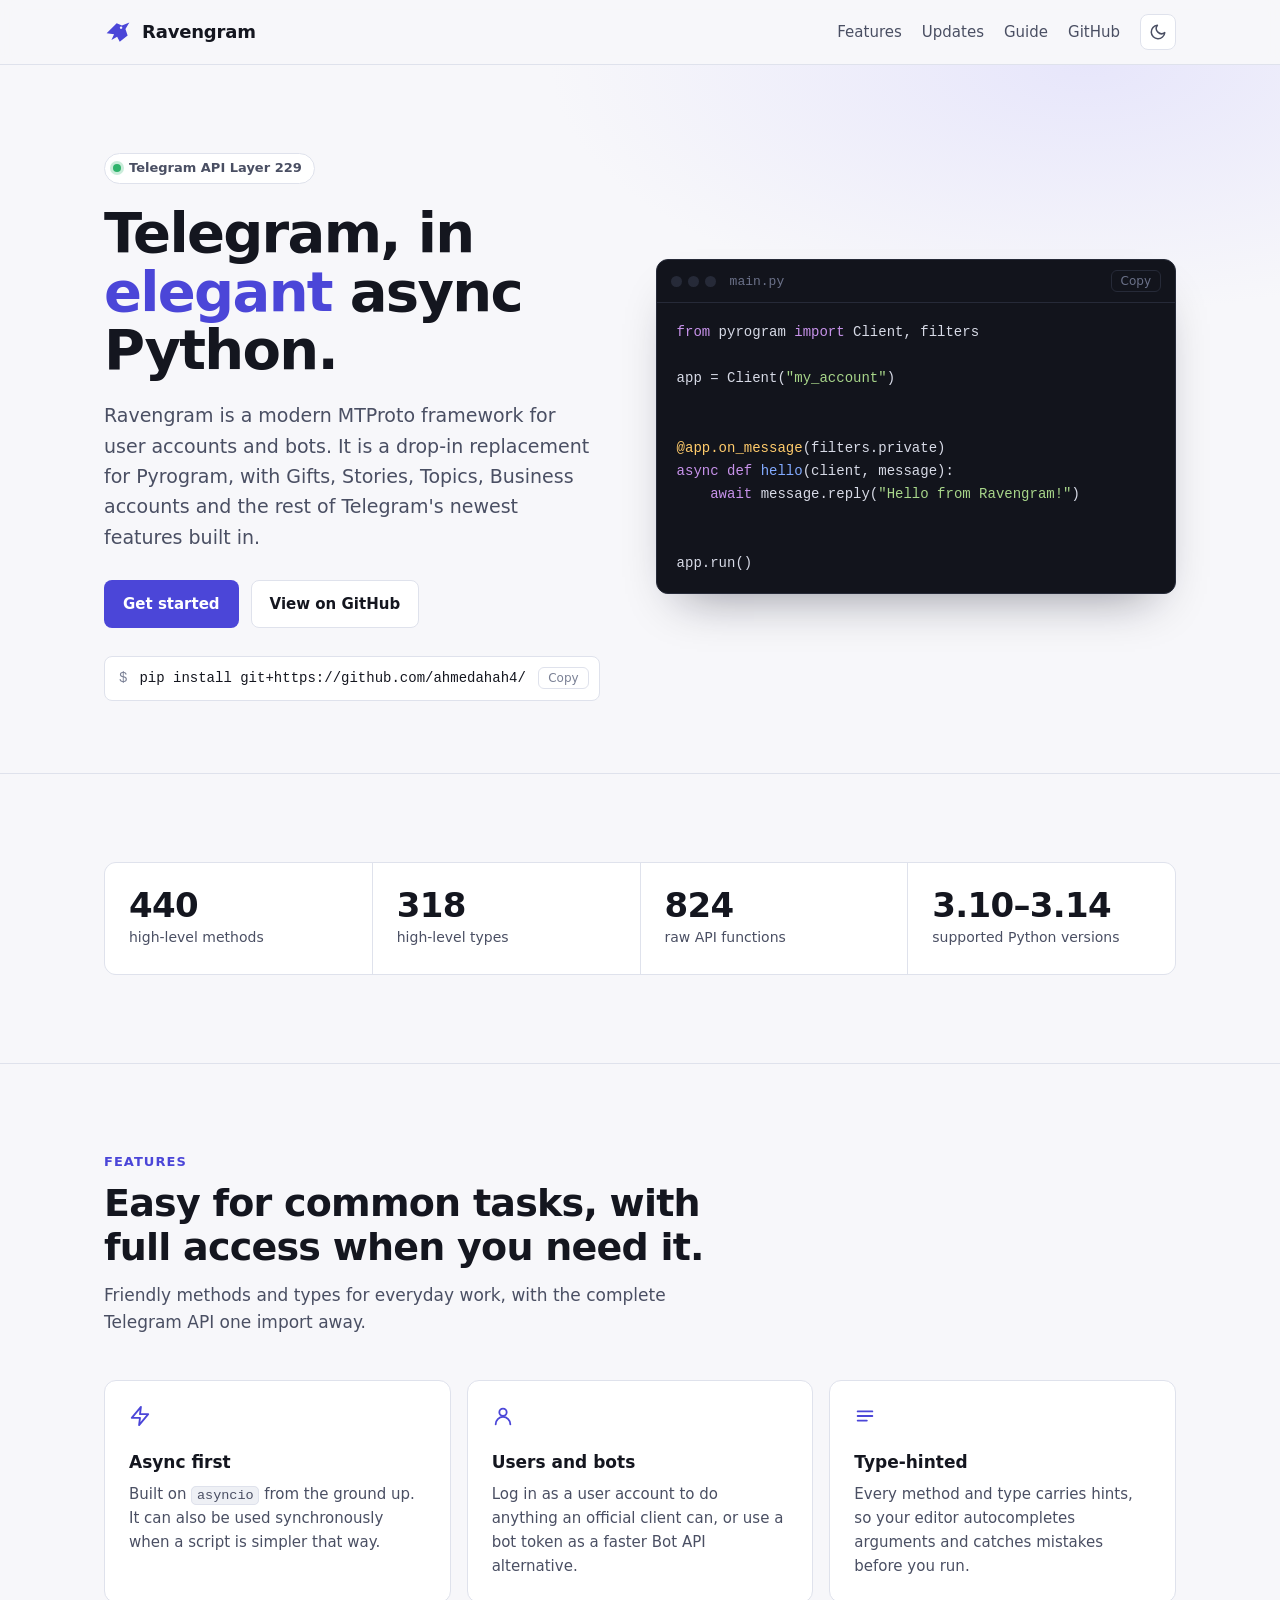
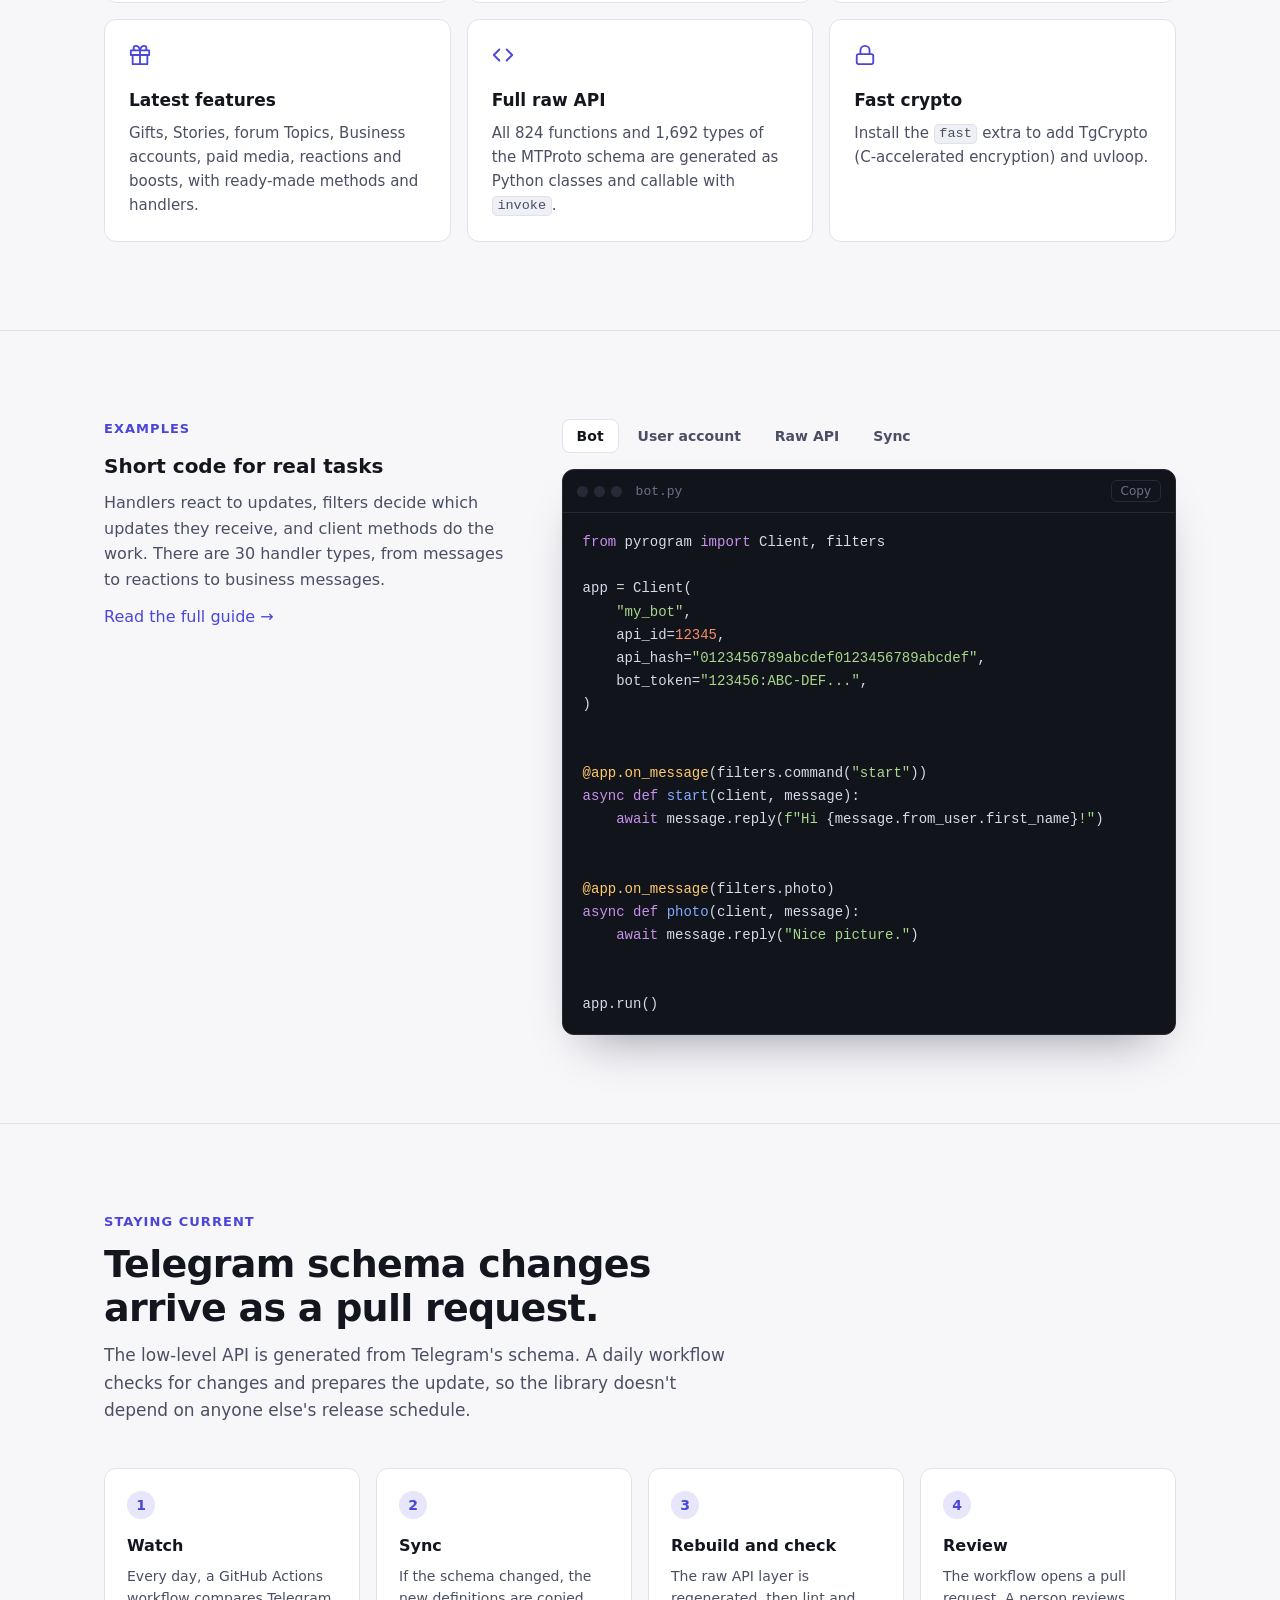
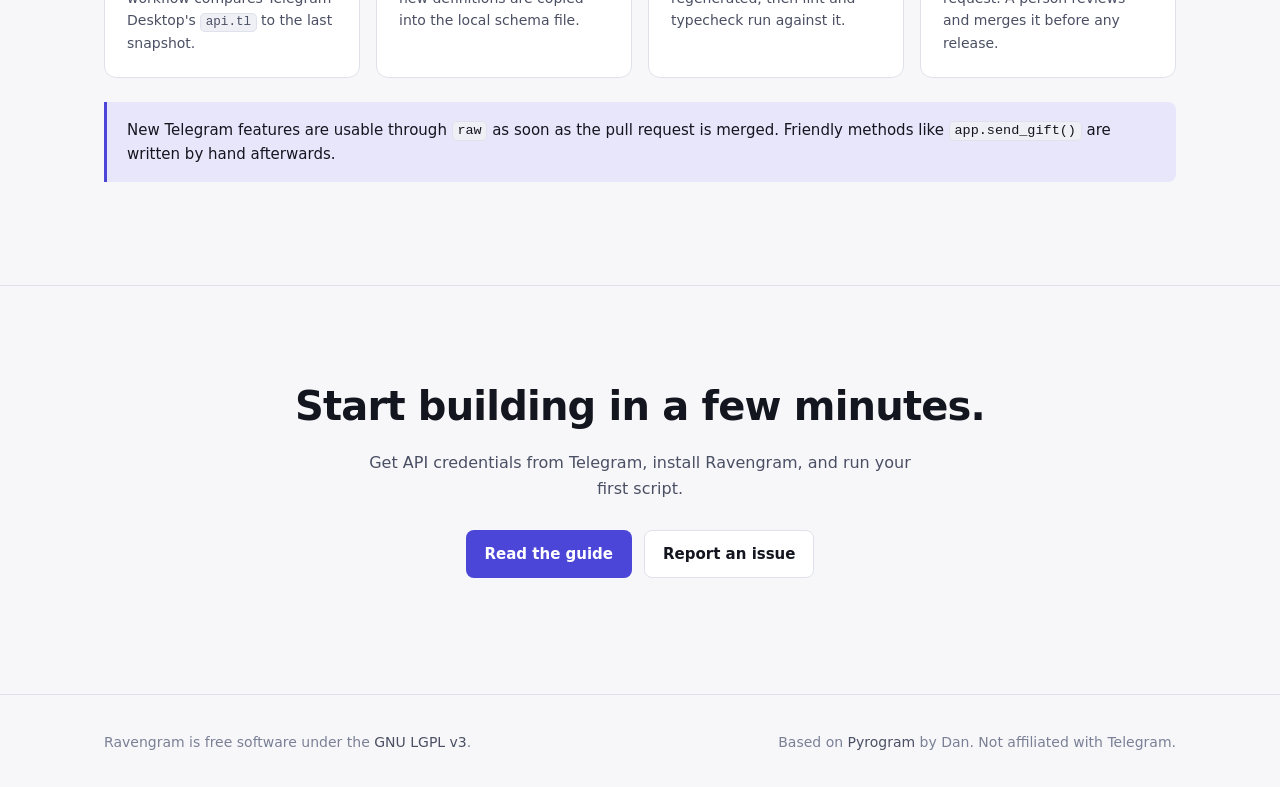
<file: website/index.html>
<!doctype html>
<html lang="en">
<head>
  <meta charset="utf-8">
  <meta name="viewport" content="width=device-width, initial-scale=1">
  <title>Ravengram</title>
  <meta name="description" content="Ravengram is an elegant, modern and asynchronous Telegram MTProto API framework in Python for user accounts and bots.">
  <link rel="icon" href="favicon.svg" type="image/svg+xml">
  <link rel="stylesheet" href="style.css">
  <script>
    try {
      var t = localStorage.getItem("theme");
      if (t === "light" || t === "dark") document.documentElement.dataset.theme = t;
    } catch (e) {}
  </script>
  <script src="site.js" defer></script>
</head>
<body>

<header class="site-header">
  <div class="wrap">
    <a class="brand" href="./">
      <svg viewBox="0 0 32 32" aria-hidden="true"><path fill="currentColor" d="M3 17.5 14.5 6l6 2.5L29 5l-4.5 7.5L27 20l-9 7-3-5.5-6.5 3.5 3-6.5z"/><circle cx="19.5" cy="11" r="1.4" fill="var(--bg)"/></svg>
      Ravengram
    </a>
    <nav class="nav" aria-label="Main">
      <a class="hide-sm" href="#features">Features</a>
      <a class="hide-sm" href="#updates">Updates</a>
      <a href="guide.html">Guide</a>
      <a href="https://github.com/ahmedahah4/ravengram">GitHub</a>
      <button class="icon-btn" type="button" data-theme-toggle aria-label="Toggle dark mode">
        <svg viewBox="0 0 24 24" fill="none" stroke="currentColor" stroke-width="2" stroke-linecap="round" stroke-linejoin="round" aria-hidden="true"><path d="M21 12.8A9 9 0 1 1 11.2 3a7 7 0 0 0 9.8 9.8z"/></svg>
      </button>
    </nav>
  </div>
</header>

<main>

  <div class="hero">
    <div class="wrap">
      <div>
        <div class="eyebrow"><span class="dot"></span>Telegram API Layer 229</div>
        <h1>Telegram, in <em>elegant</em> async Python.</h1>
        <p class="lede">
          Ravengram is a modern MTProto framework for user accounts and bots. It is a drop-in
          replacement for Pyrogram, with Gifts, Stories, Topics, Business accounts and the rest
          of Telegram's newest features built in.
        </p>
        <div class="cta">
          <a class="btn btn-primary" href="guide.html">Get started</a>
          <a class="btn btn-ghost" href="https://github.com/ahmedahah4/ravengram">View on GitHub</a>
        </div>
        <div class="install">
          <span class="prompt">$</span>
          <span class="cmd" id="install-cmd">pip install git+https://github.com/ahmedahah4/ravengram</span>
          <button class="copy" type="button" data-copy="install-cmd">Copy</button>
        </div>
      </div>

      <div class="code">
        <div class="code-bar">
          <span class="lights"><i></i><i></i><i></i></span>
          main.py
          <button class="copy" type="button" data-copy="hero-code">Copy</button>
        </div>
<pre><code id="hero-code"><span class="k">from</span> pyrogram <span class="k">import</span> Client, filters

app = Client(<span class="s">"my_account"</span>)


<span class="d">@app.on_message</span>(filters.private)
<span class="k">async def</span> <span class="f">hello</span>(client, message):
    <span class="k">await</span> message.reply(<span class="s">"Hello from Ravengram!"</span>)


app.run()</code></pre>
      </div>
    </div>
  </div>

  <section>
    <div class="wrap">
      <div class="stats">
        <div class="stat"><b>440</b><span>high-level methods</span></div>
        <div class="stat"><b>318</b><span>high-level types</span></div>
        <div class="stat"><b>824</b><span>raw API functions</span></div>
        <div class="stat"><b>3.10–3.14</b><span>supported Python versions</span></div>
      </div>
    </div>
  </section>

  <section id="features">
    <div class="wrap">
      <div class="section-head">
        <div class="kicker">Features</div>
        <h2>Easy for common tasks, with full access when you need it.</h2>
        <p>Friendly methods and types for everyday work, with the complete Telegram API one import away.</p>
      </div>

      <div class="features">
        <div class="feature">
          <svg viewBox="0 0 24 24" fill="none" stroke="currentColor" stroke-width="2" stroke-linecap="round" stroke-linejoin="round" aria-hidden="true"><path d="M13 2 3 14h9l-1 8 10-12h-9z"/></svg>
          <h3>Async first</h3>
          <p>Built on <code>asyncio</code> from the ground up. It can also be used synchronously when a script is simpler that way.</p>
        </div>
        <div class="feature">
          <svg viewBox="0 0 24 24" fill="none" stroke="currentColor" stroke-width="2" stroke-linecap="round" stroke-linejoin="round" aria-hidden="true"><circle cx="12" cy="8" r="4"/><path d="M4 21a8 8 0 0 1 16 0"/></svg>
          <h3>Users and bots</h3>
          <p>Log in as a user account to do anything an official client can, or use a bot token as a faster Bot API alternative.</p>
        </div>
        <div class="feature">
          <svg viewBox="0 0 24 24" fill="none" stroke="currentColor" stroke-width="2" stroke-linecap="round" stroke-linejoin="round" aria-hidden="true"><path d="M4 7h16M4 12h16M4 17h10"/></svg>
          <h3>Type-hinted</h3>
          <p>Every method and type carries hints, so your editor autocompletes arguments and catches mistakes before you run.</p>
        </div>
        <div class="feature">
          <svg viewBox="0 0 24 24" fill="none" stroke="currentColor" stroke-width="2" stroke-linecap="round" stroke-linejoin="round" aria-hidden="true"><path d="M20 12v10H4V12M2 7h20v5H2zM12 22V7M12 7H7.5a2.5 2.5 0 0 1 0-5C11 2 12 7 12 7zM12 7h4.5a2.5 2.5 0 0 0 0-5C13 2 12 7 12 7z"/></svg>
          <h3>Latest features</h3>
          <p>Gifts, Stories, forum Topics, Business accounts, paid media, reactions and boosts, with ready-made methods and handlers.</p>
        </div>
        <div class="feature">
          <svg viewBox="0 0 24 24" fill="none" stroke="currentColor" stroke-width="2" stroke-linecap="round" stroke-linejoin="round" aria-hidden="true"><path d="m16 18 6-6-6-6M8 6l-6 6 6 6"/></svg>
          <h3>Full raw API</h3>
          <p>All 824 functions and 1,692 types of the MTProto schema are generated as Python classes and callable with <code>invoke</code>.</p>
        </div>
        <div class="feature">
          <svg viewBox="0 0 24 24" fill="none" stroke="currentColor" stroke-width="2" stroke-linecap="round" stroke-linejoin="round" aria-hidden="true"><rect x="3" y="11" width="18" height="11" rx="2"/><path d="M7 11V7a5 5 0 0 1 10 0v4"/></svg>
          <h3>Fast crypto</h3>
          <p>Install the <code>fast</code> extra to add TgCrypto (C-accelerated encryption) and uvloop.</p>
        </div>
      </div>
    </div>
  </section>

  <section id="examples">
    <div class="wrap split">
      <div class="panel-note">
        <div class="kicker">Examples</div>
        <h3>Short code for real tasks</h3>
        <p>Handlers react to updates, filters decide which updates they receive, and client methods do the work.
          There are 30 handler types, from messages to reactions to business messages.</p>
        <p><a href="guide.html">Read the full guide →</a></p>
      </div>

      <div>
        <div class="tabs" role="tablist" aria-label="Code examples">
          <button class="tab" role="tab" id="t-bot" aria-controls="p-bot" aria-selected="true">Bot</button>
          <button class="tab" role="tab" id="t-user" aria-controls="p-user" aria-selected="false" tabindex="-1">User account</button>
          <button class="tab" role="tab" id="t-raw" aria-controls="p-raw" aria-selected="false" tabindex="-1">Raw API</button>
          <button class="tab" role="tab" id="t-sync" aria-controls="p-sync" aria-selected="false" tabindex="-1">Sync</button>
        </div>

        <div class="panel code" role="tabpanel" id="p-bot" aria-labelledby="t-bot">
          <div class="code-bar"><span class="lights"><i></i><i></i><i></i></span>bot.py
            <button class="copy" type="button" data-copy="c-bot">Copy</button></div>
<pre><code id="c-bot"><span class="k">from</span> pyrogram <span class="k">import</span> Client, filters

app = Client(
    <span class="s">"my_bot"</span>,
    api_id=<span class="n">12345</span>,
    api_hash=<span class="s">"0123456789abcdef0123456789abcdef"</span>,
    bot_token=<span class="s">"123456:ABC-DEF..."</span>,
)


<span class="d">@app.on_message</span>(filters.command(<span class="s">"start"</span>))
<span class="k">async def</span> <span class="f">start</span>(client, message):
    <span class="k">await</span> message.reply(<span class="s">f"Hi </span>{message.from_user.first_name}<span class="s">!"</span>)


<span class="d">@app.on_message</span>(filters.photo)
<span class="k">async def</span> <span class="f">photo</span>(client, message):
    <span class="k">await</span> message.reply(<span class="s">"Nice picture."</span>)


app.run()</code></pre>
        </div>

        <div class="panel code" role="tabpanel" id="p-user" aria-labelledby="t-user" hidden>
          <div class="code-bar"><span class="lights"><i></i><i></i><i></i></span>userbot.py
            <button class="copy" type="button" data-copy="c-user">Copy</button></div>
<pre><code id="c-user"><span class="k">import</span> asyncio
<span class="k">from</span> pyrogram <span class="k">import</span> Client


<span class="k">async def</span> <span class="f">main</span>():
    <span class="k">async with</span> Client(<span class="s">"my_account"</span>) <span class="k">as</span> app:
        <span class="c"># Read the last 10 messages of your Saved Messages</span>
        <span class="k">async for</span> msg <span class="k">in</span> app.get_chat_history(<span class="s">"me"</span>, limit=<span class="n">10</span>):
            print(msg.text)

        <span class="c"># Post a story</span>
        <span class="k">await</span> app.send_story(<span class="s">"me"</span>, <span class="s">"sunset.jpg"</span>, caption=<span class="s">"Evening"</span>)


asyncio.run(main())</code></pre>
        </div>

        <div class="panel code" role="tabpanel" id="p-raw" aria-labelledby="t-raw" hidden>
          <div class="code-bar"><span class="lights"><i></i><i></i><i></i></span>raw.py
            <button class="copy" type="button" data-copy="c-raw">Copy</button></div>
<pre><code id="c-raw"><span class="k">import</span> asyncio
<span class="k">from</span> pyrogram <span class="k">import</span> Client, raw


<span class="k">async def</span> <span class="f">main</span>():
    <span class="k">async with</span> Client(<span class="s">"my_account"</span>) <span class="k">as</span> app:
        <span class="c"># Any method in the Telegram schema, even without a wrapper</span>
        config = <span class="k">await</span> app.invoke(raw.functions.help.GetConfig())
        print(config.dc_options[<span class="n">0</span>])


asyncio.run(main())</code></pre>
        </div>

        <div class="panel code" role="tabpanel" id="p-sync" aria-labelledby="t-sync" hidden>
          <div class="code-bar"><span class="lights"><i></i><i></i><i></i></span>script.py
            <button class="copy" type="button" data-copy="c-sync">Copy</button></div>
<pre><code id="c-sync"><span class="k">from</span> pyrogram <span class="k">import</span> Client

<span class="c"># No async needed for quick scripts</span>
<span class="k">with</span> Client(<span class="s">"my_account"</span>) <span class="k">as</span> app:
    me = app.get_me()
    app.send_message(<span class="s">"me"</span>, <span class="s">f"Logged in as </span>{me.first_name}<span class="s">"</span>)</code></pre>
        </div>
      </div>
    </div>
  </section>

  <section id="updates">
    <div class="wrap">
      <div class="section-head">
        <div class="kicker">Staying current</div>
        <h2>Telegram schema changes arrive as a pull request.</h2>
        <p>
          The low-level API is generated from Telegram's schema. A daily workflow checks for changes
          and prepares the update, so the library doesn't depend on anyone else's release schedule.
        </p>
      </div>

      <div class="pipeline">
        <div class="step">
          <h3>Watch</h3>
          <p>Every day, a GitHub Actions workflow compares Telegram Desktop's <code>api.tl</code> to the last snapshot.</p>
        </div>
        <div class="step">
          <h3>Sync</h3>
          <p>If the schema changed, the new definitions are copied into the local schema file.</p>
        </div>
        <div class="step">
          <h3>Rebuild and check</h3>
          <p>The raw API layer is regenerated, then lint and typecheck run against it.</p>
        </div>
        <div class="step">
          <h3>Review</h3>
          <p>The workflow opens a pull request. A person reviews and merges it before any release.</p>
        </div>
      </div>

      <p class="callout">
        New Telegram features are usable through <code>raw</code> as soon as the pull request is merged.
        Friendly methods like <code>app.send_gift()</code> are written by hand afterwards.
      </p>
    </div>
  </section>

  <section class="final">
    <div class="wrap">
      <h2>Start building in a few minutes.</h2>
      <p>Get API credentials from Telegram, install Ravengram, and run your first script.</p>
      <div class="cta">
        <a class="btn btn-primary" href="guide.html">Read the guide</a>
        <a class="btn btn-ghost" href="https://github.com/ahmedahah4/ravengram/issues">Report an issue</a>
      </div>
    </div>
  </section>

</main>

<footer class="site-footer">
  <div class="wrap">
    <span>Ravengram is free software under the <a href="https://github.com/ahmedahah4/ravengram/blob/master/COPYING.lesser">GNU LGPL v3</a>.</span>
    <span>Based on <a href="https://github.com/pyrogram/pyrogram">Pyrogram</a> by Dan. Not affiliated with Telegram.</span>
  </div>
</footer>

</body>
</html>
</file>
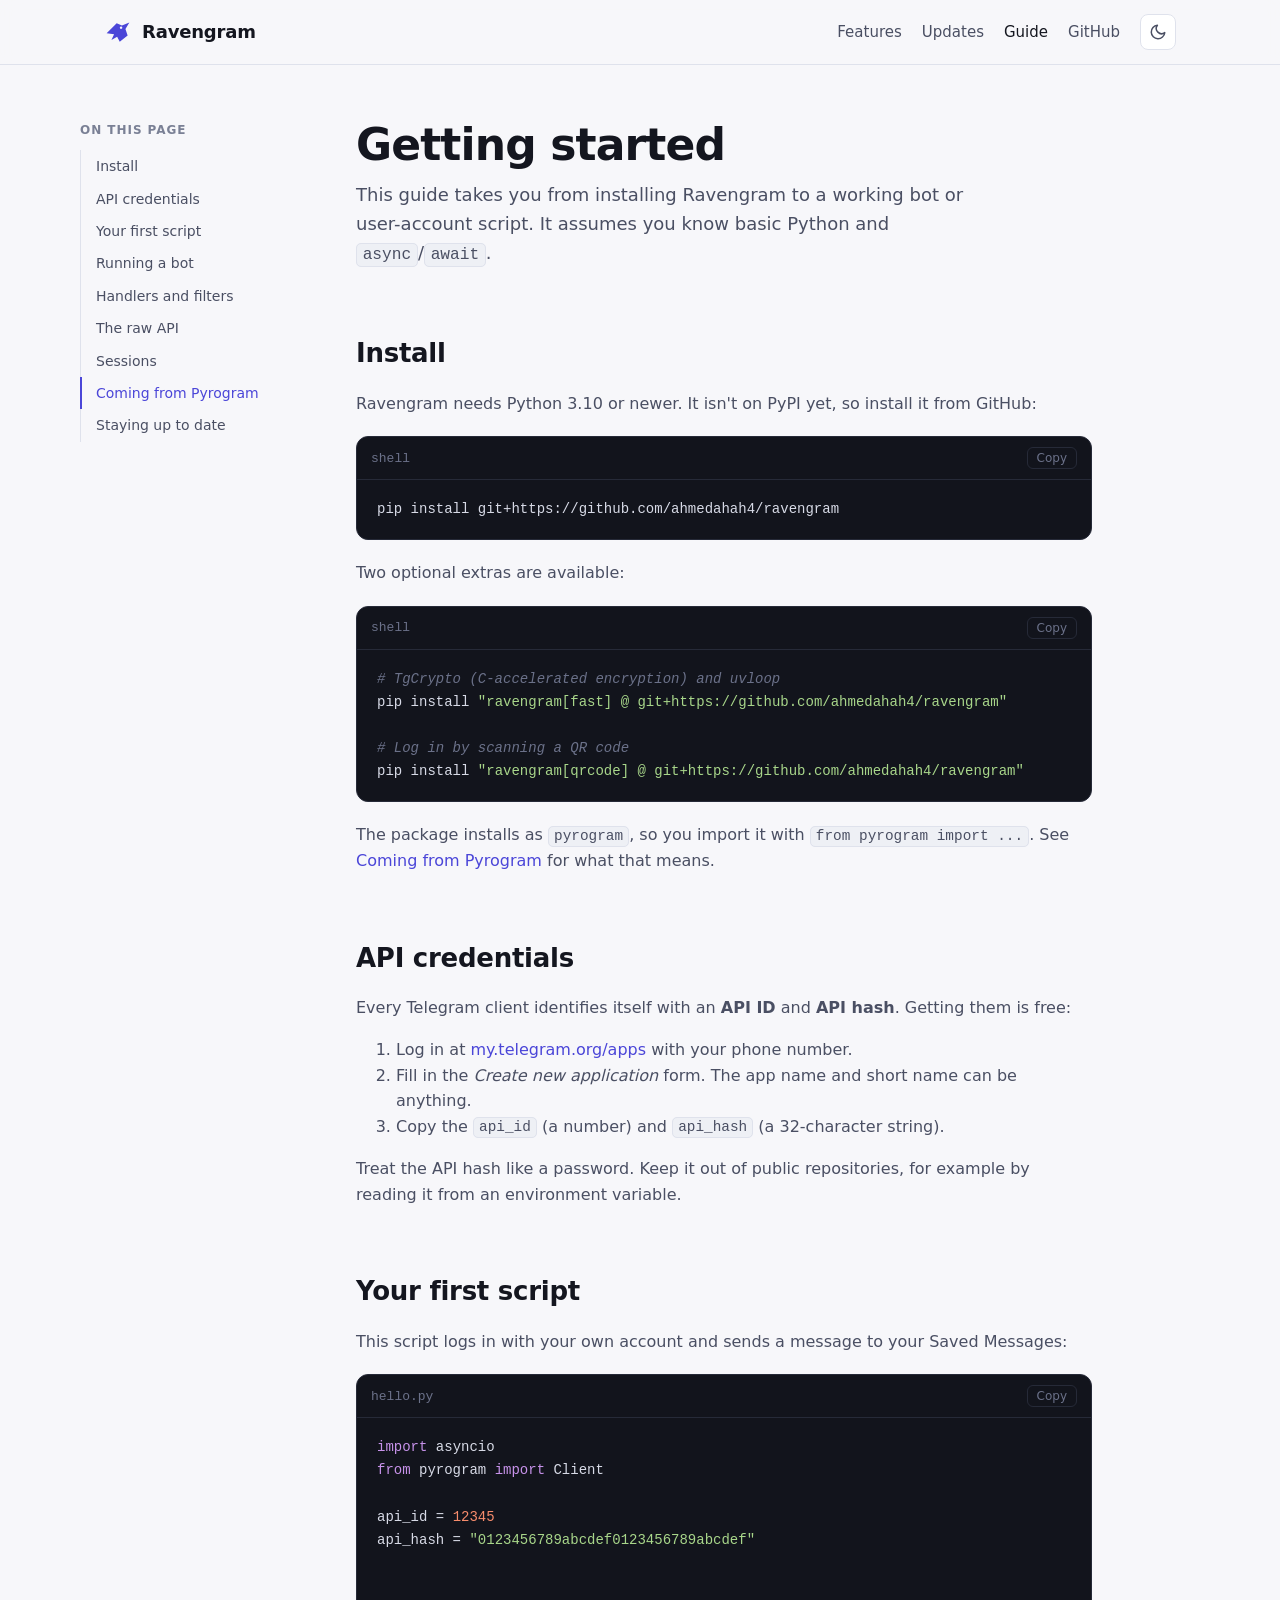
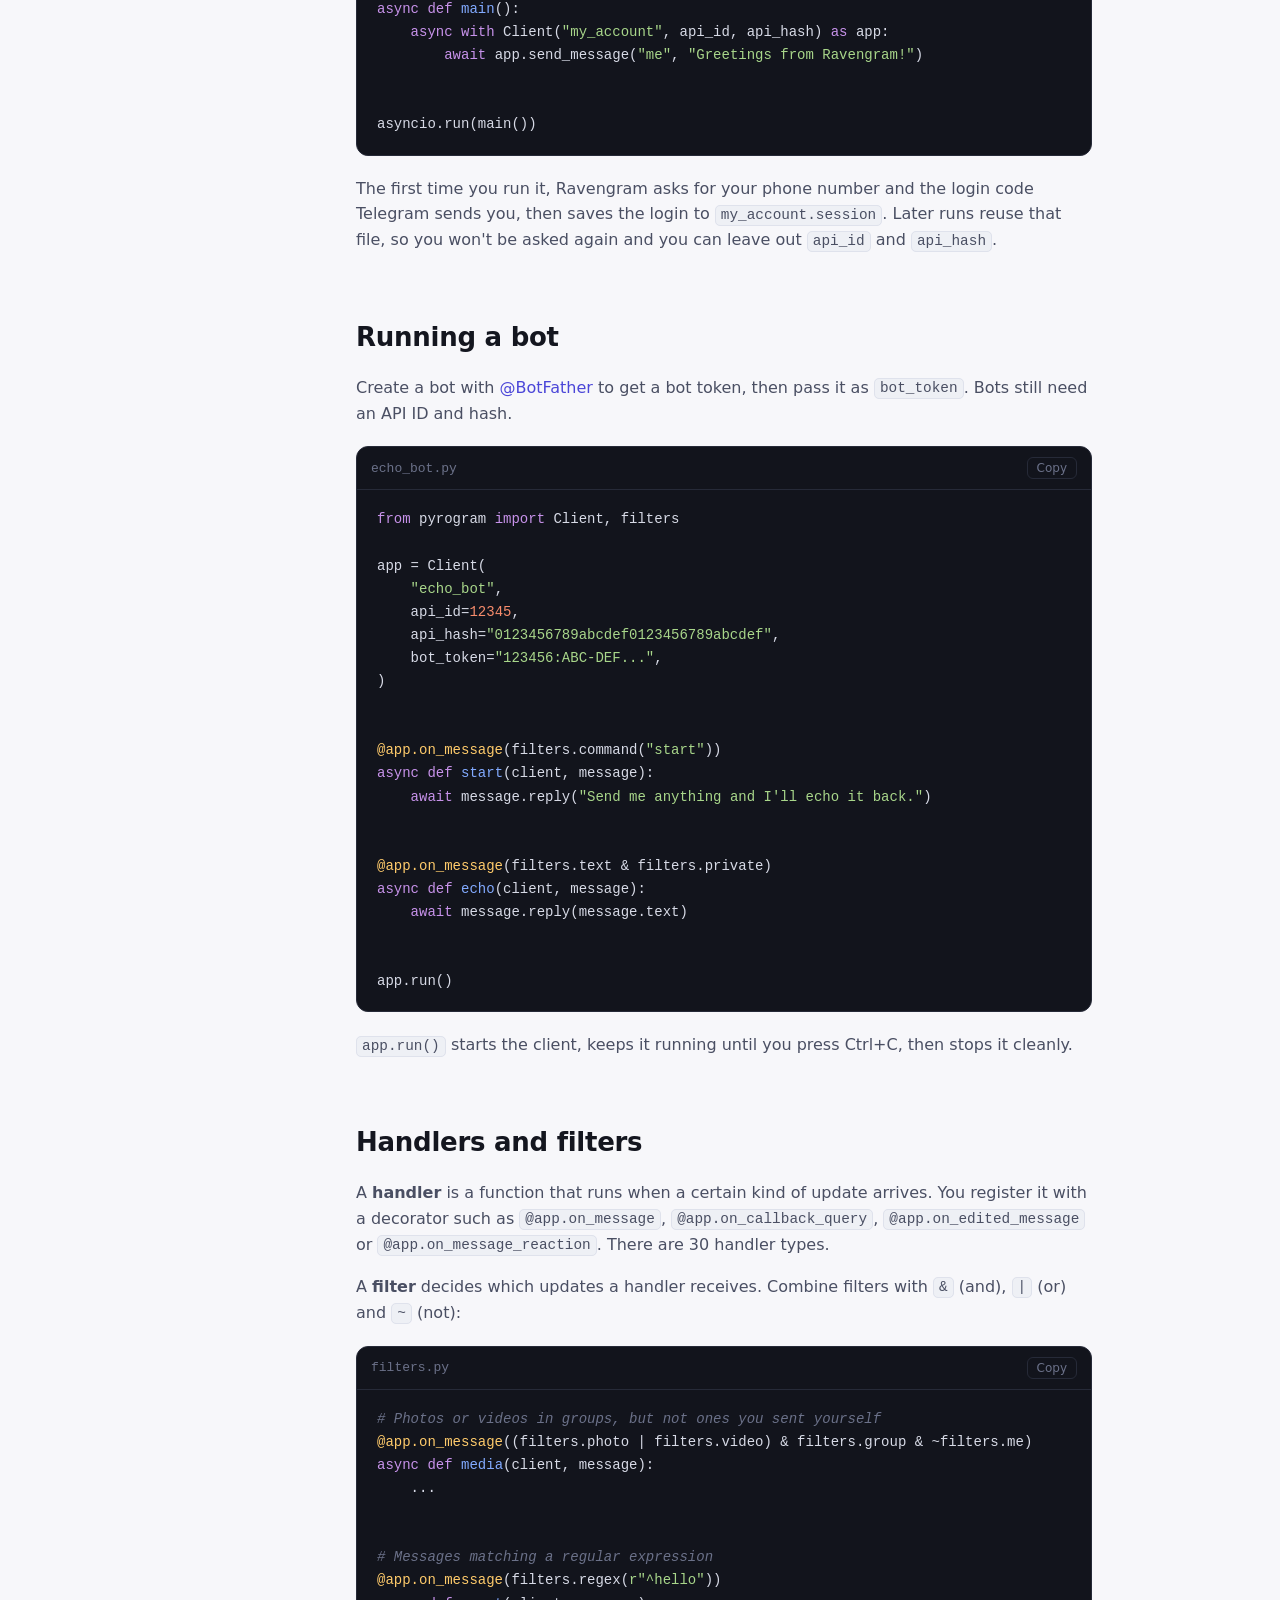
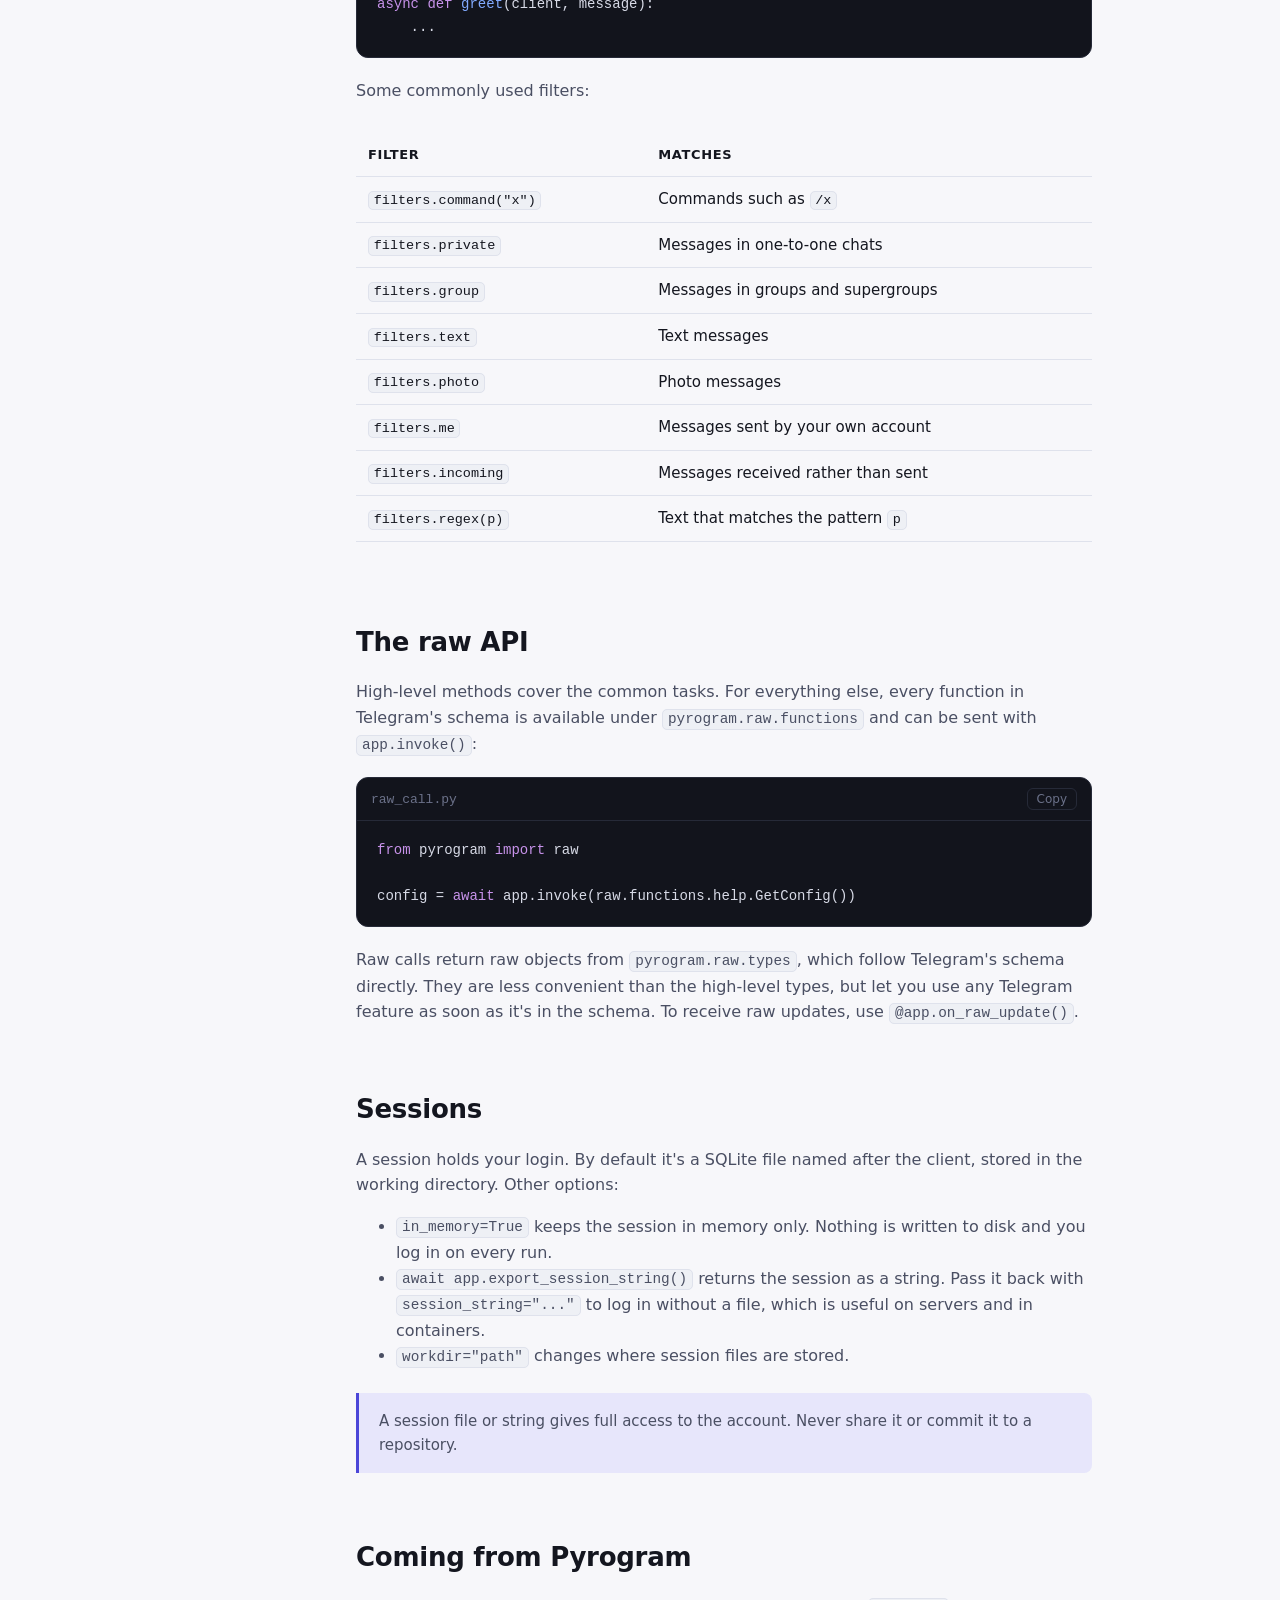
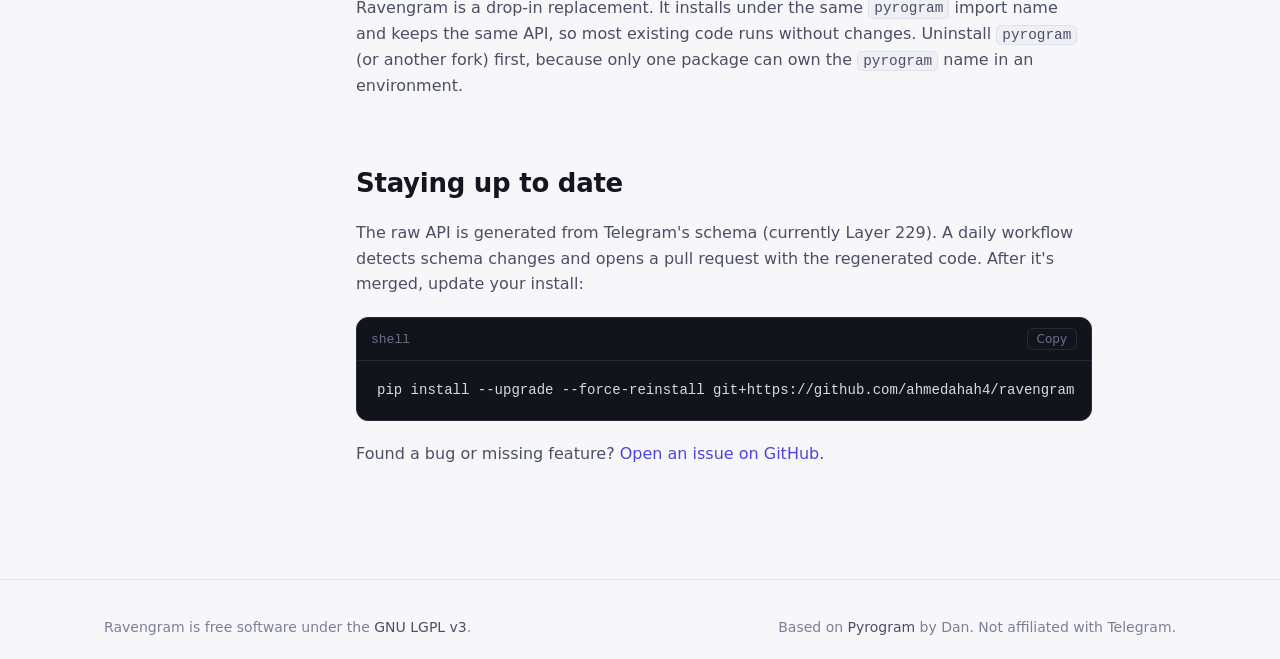
<file: website/guide.html>
<!doctype html>
<html lang="en">
<head>
  <meta charset="utf-8">
  <meta name="viewport" content="width=device-width, initial-scale=1">
  <title>Ravengram Guide</title>
  <meta name="description" content="Install Ravengram, log in, and write your first Telegram bot or user-account script in Python.">
  <link rel="icon" href="favicon.svg" type="image/svg+xml">
  <link rel="stylesheet" href="style.css">
  <script>
    try {
      var t = localStorage.getItem("theme");
      if (t === "light" || t === "dark") document.documentElement.dataset.theme = t;
    } catch (e) {}
  </script>
  <script src="site.js" defer></script>
</head>
<body>

<header class="site-header">
  <div class="wrap">
    <a class="brand" href="./">
      <svg viewBox="0 0 32 32" aria-hidden="true"><path fill="currentColor" d="M3 17.5 14.5 6l6 2.5L29 5l-4.5 7.5L27 20l-9 7-3-5.5-6.5 3.5 3-6.5z"/><circle cx="19.5" cy="11" r="1.4" fill="var(--bg)"/></svg>
      Ravengram
    </a>
    <nav class="nav" aria-label="Main">
      <a class="hide-sm" href="./#features">Features</a>
      <a class="hide-sm" href="./#updates">Updates</a>
      <a href="guide.html" aria-current="page">Guide</a>
      <a href="https://github.com/ahmedahah4/ravengram">GitHub</a>
      <button class="icon-btn" type="button" data-theme-toggle aria-label="Toggle dark mode">
        <svg viewBox="0 0 24 24" fill="none" stroke="currentColor" stroke-width="2" stroke-linecap="round" stroke-linejoin="round" aria-hidden="true"><path d="M21 12.8A9 9 0 1 1 11.2 3a7 7 0 0 0 9.8 9.8z"/></svg>
      </button>
    </nav>
  </div>
</header>

<main class="wrap doc">

  <aside class="toc" aria-label="On this page">
    <p>On this page</p>
    <ol>
      <li><a href="#install">Install</a></li>
      <li><a href="#credentials">API credentials</a></li>
      <li><a href="#first-run">Your first script</a></li>
      <li><a href="#bots">Running a bot</a></li>
      <li><a href="#handlers">Handlers and filters</a></li>
      <li><a href="#raw">The raw API</a></li>
      <li><a href="#sessions">Sessions</a></li>
      <li><a href="#pyrogram">Coming from Pyrogram</a></li>
      <li><a href="#updating">Staying up to date</a></li>
    </ol>
  </aside>

  <article class="prose">
    <h1>Getting started</h1>
    <p class="lede">This guide takes you from installing Ravengram to a working bot or user-account script.
      It assumes you know basic Python and <code>async</code>/<code>await</code>.</p>

    <h2 id="install">Install</h2>
    <p>Ravengram needs Python 3.10 or newer. It isn't on PyPI yet, so install it from GitHub:</p>
    <div class="code">
      <div class="code-bar">shell<button class="copy" type="button" data-copy="g-install">Copy</button></div>
<pre><code id="g-install">pip install git+https://github.com/ahmedahah4/ravengram</code></pre>
    </div>
    <p>Two optional extras are available:</p>
    <div class="code">
      <div class="code-bar">shell<button class="copy" type="button" data-copy="g-extras">Copy</button></div>
<pre><code id="g-extras"><span class="c"># TgCrypto (C-accelerated encryption) and uvloop</span>
pip install <span class="s">"ravengram[fast] @ git+https://github.com/ahmedahah4/ravengram"</span>

<span class="c"># Log in by scanning a QR code</span>
pip install <span class="s">"ravengram[qrcode] @ git+https://github.com/ahmedahah4/ravengram"</span></code></pre>
    </div>
    <p>The package installs as <code>pyrogram</code>, so you import it with <code>from pyrogram import ...</code>.
      See <a href="#pyrogram">Coming from Pyrogram</a> for what that means.</p>

    <h2 id="credentials">API credentials</h2>
    <p>Every Telegram client identifies itself with an <strong>API ID</strong> and <strong>API hash</strong>.
      Getting them is free:</p>
    <ol>
      <li>Log in at <a href="https://my.telegram.org/apps">my.telegram.org/apps</a> with your phone number.</li>
      <li>Fill in the <em>Create new application</em> form. The app name and short name can be anything.</li>
      <li>Copy the <code>api_id</code> (a number) and <code>api_hash</code> (a 32-character string).</li>
    </ol>
    <p>Treat the API hash like a password. Keep it out of public repositories, for example by reading it from an environment variable.</p>

    <h2 id="first-run">Your first script</h2>
    <p>This script logs in with your own account and sends a message to your Saved Messages:</p>
    <div class="code">
      <div class="code-bar">hello.py<button class="copy" type="button" data-copy="g-first">Copy</button></div>
<pre><code id="g-first"><span class="k">import</span> asyncio
<span class="k">from</span> pyrogram <span class="k">import</span> Client

api_id = <span class="n">12345</span>
api_hash = <span class="s">"0123456789abcdef0123456789abcdef"</span>


<span class="k">async def</span> <span class="f">main</span>():
    <span class="k">async with</span> Client(<span class="s">"my_account"</span>, api_id, api_hash) <span class="k">as</span> app:
        <span class="k">await</span> app.send_message(<span class="s">"me"</span>, <span class="s">"Greetings from Ravengram!"</span>)


asyncio.run(main())</code></pre>
    </div>
    <p>The first time you run it, Ravengram asks for your phone number and the login code Telegram sends you,
      then saves the login to <code>my_account.session</code>. Later runs reuse that file, so you won't be asked again
      and you can leave out <code>api_id</code> and <code>api_hash</code>.</p>

    <h2 id="bots">Running a bot</h2>
    <p>Create a bot with <a href="https://t.me/BotFather">@BotFather</a> to get a bot token, then pass it as
      <code>bot_token</code>. Bots still need an API ID and hash.</p>
    <div class="code">
      <div class="code-bar">echo_bot.py<button class="copy" type="button" data-copy="g-bot">Copy</button></div>
<pre><code id="g-bot"><span class="k">from</span> pyrogram <span class="k">import</span> Client, filters

app = Client(
    <span class="s">"echo_bot"</span>,
    api_id=<span class="n">12345</span>,
    api_hash=<span class="s">"0123456789abcdef0123456789abcdef"</span>,
    bot_token=<span class="s">"123456:ABC-DEF..."</span>,
)


<span class="d">@app.on_message</span>(filters.command(<span class="s">"start"</span>))
<span class="k">async def</span> <span class="f">start</span>(client, message):
    <span class="k">await</span> message.reply(<span class="s">"Send me anything and I'll echo it back."</span>)


<span class="d">@app.on_message</span>(filters.text &amp; filters.private)
<span class="k">async def</span> <span class="f">echo</span>(client, message):
    <span class="k">await</span> message.reply(message.text)


app.run()</code></pre>
    </div>
    <p><code>app.run()</code> starts the client, keeps it running until you press Ctrl+C, then stops it cleanly.</p>

    <h2 id="handlers">Handlers and filters</h2>
    <p>A <strong>handler</strong> is a function that runs when a certain kind of update arrives. You register it with a
      decorator such as <code>@app.on_message</code>, <code>@app.on_callback_query</code>,
      <code>@app.on_edited_message</code> or <code>@app.on_message_reaction</code>. There are 30 handler types.</p>
    <p>A <strong>filter</strong> decides which updates a handler receives. Combine filters with
      <code>&amp;</code> (and), <code>|</code> (or) and <code>~</code> (not):</p>
    <div class="code">
      <div class="code-bar">filters.py<button class="copy" type="button" data-copy="g-filters">Copy</button></div>
<pre><code id="g-filters"><span class="c"># Photos or videos in groups, but not ones you sent yourself</span>
<span class="d">@app.on_message</span>((filters.photo | filters.video) &amp; filters.group &amp; ~filters.me)
<span class="k">async def</span> <span class="f">media</span>(client, message):
    ...


<span class="c"># Messages matching a regular expression</span>
<span class="d">@app.on_message</span>(filters.regex(<span class="s">r"^hello"</span>))
<span class="k">async def</span> <span class="f">greet</span>(client, message):
    ...</code></pre>
    </div>
    <p>Some commonly used filters:</p>
    <div class="table-scroll">
      <table>
        <thead><tr><th>Filter</th><th>Matches</th></tr></thead>
        <tbody>
          <tr><td><code>filters.command("x")</code></td><td>Commands such as <code>/x</code></td></tr>
          <tr><td><code>filters.private</code></td><td>Messages in one-to-one chats</td></tr>
          <tr><td><code>filters.group</code></td><td>Messages in groups and supergroups</td></tr>
          <tr><td><code>filters.text</code></td><td>Text messages</td></tr>
          <tr><td><code>filters.photo</code></td><td>Photo messages</td></tr>
          <tr><td><code>filters.me</code></td><td>Messages sent by your own account</td></tr>
          <tr><td><code>filters.incoming</code></td><td>Messages received rather than sent</td></tr>
          <tr><td><code>filters.regex(p)</code></td><td>Text that matches the pattern <code>p</code></td></tr>
        </tbody>
      </table>
    </div>

    <h2 id="raw">The raw API</h2>
    <p>High-level methods cover the common tasks. For everything else, every function in Telegram's schema is available
      under <code>pyrogram.raw.functions</code> and can be sent with <code>app.invoke()</code>:</p>
    <div class="code">
      <div class="code-bar">raw_call.py<button class="copy" type="button" data-copy="g-raw">Copy</button></div>
<pre><code id="g-raw"><span class="k">from</span> pyrogram <span class="k">import</span> raw

config = <span class="k">await</span> app.invoke(raw.functions.help.GetConfig())</code></pre>
    </div>
    <p>Raw calls return raw objects from <code>pyrogram.raw.types</code>, which follow Telegram's schema directly.
      They are less convenient than the high-level types, but let you use any Telegram feature as soon as it's in the schema.
      To receive raw updates, use <code>@app.on_raw_update()</code>.</p>

    <h2 id="sessions">Sessions</h2>
    <p>A session holds your login. By default it's a SQLite file named after the client, stored in the working directory.
      Other options:</p>
    <ul>
      <li><code>in_memory=True</code> keeps the session in memory only. Nothing is written to disk and you log in on every run.</li>
      <li><code>await app.export_session_string()</code> returns the session as a string. Pass it back with
        <code>session_string="..."</code> to log in without a file, which is useful on servers and in containers.</li>
      <li><code>workdir="path"</code> changes where session files are stored.</li>
    </ul>
    <p class="callout">A session file or string gives full access to the account. Never share it or commit it to a repository.</p>

    <h2 id="pyrogram">Coming from Pyrogram</h2>
    <p>Ravengram is a drop-in replacement. It installs under the same <code>pyrogram</code> import name and keeps the same API,
      so most existing code runs without changes. Uninstall <code>pyrogram</code> (or another fork) first, because only one package
      can own the <code>pyrogram</code> name in an environment.</p>

    <h2 id="updating">Staying up to date</h2>
    <p>The raw API is generated from Telegram's schema (currently Layer 229). A daily workflow detects schema changes and
      opens a pull request with the regenerated code. After it's merged, update your install:</p>
    <div class="code">
      <div class="code-bar">shell<button class="copy" type="button" data-copy="g-upgrade">Copy</button></div>
<pre><code id="g-upgrade">pip install --upgrade --force-reinstall git+https://github.com/ahmedahah4/ravengram</code></pre>
    </div>
    <p>Found a bug or missing feature? <a href="https://github.com/ahmedahah4/ravengram/issues">Open an issue on GitHub</a>.</p>
  </article>

</main>

<footer class="site-footer">
  <div class="wrap">
    <span>Ravengram is free software under the <a href="https://github.com/ahmedahah4/ravengram/blob/master/COPYING.lesser">GNU LGPL v3</a>.</span>
    <span>Based on <a href="https://github.com/pyrogram/pyrogram">Pyrogram</a> by Dan. Not affiliated with Telegram.</span>
  </div>
</footer>

</body>
</html>
</file>
<file: website/style.css>
/* Ravengram site. One stylesheet, no build step: the tokens below are the whole theme. */

:root {
  --bg: #f7f7fa;
  --bg-raised: #ffffff;
  --bg-sunken: #eef0f5;
  --ink: #14161f;
  --ink-soft: #4a4f63;
  --ink-faint: #7a8095;
  --line: #dfe2ec;
  --accent: #4b46d8;
  --accent-soft: #e7e6fb;
  --accent-ink: #ffffff;

  --code-bg: #12141c;
  --code-ink: #d7dae6;
  --code-line: #262a38;
  --tok-k: #c792ea;
  --tok-s: #a8d68a;
  --tok-f: #82aaff;
  --tok-c: #6b7189;
  --tok-d: #ffcb6b;
  --tok-n: #f78c6c;

  --radius: 12px;
  --radius-sm: 8px;
  --max: 1120px;
  --font: ui-sans-serif, system-ui, -apple-system, "Segoe UI", Roboto, "Helvetica Neue", Arial, sans-serif;
  --mono: ui-monospace, "SF Mono", "JetBrains Mono", Menlo, Consolas, monospace;

  color-scheme: light;
}

@media (prefers-color-scheme: dark) {
  :root:not([data-theme="light"]) {
    --bg: #0c0d13;
    --bg-raised: #14161f;
    --bg-sunken: #10121a;
    --ink: #eceef5;
    --ink-soft: #a9aec2;
    --ink-faint: #767c93;
    --line: #242837;
    --accent: #8d89ff;
    --accent-soft: #1f1e3d;
    --accent-ink: #0c0d13;
    --code-bg: #0f1118;
    --code-line: #232737;
    color-scheme: dark;
  }
}

:root[data-theme="dark"] {
  --bg: #0c0d13;
  --bg-raised: #14161f;
  --bg-sunken: #10121a;
  --ink: #eceef5;
  --ink-soft: #a9aec2;
  --ink-faint: #767c93;
  --line: #242837;
  --accent: #8d89ff;
  --accent-soft: #1f1e3d;
  --accent-ink: #0c0d13;
  --code-bg: #0f1118;
  --code-line: #232737;
  color-scheme: dark;
}

*,
*::before,
*::after {
  box-sizing: border-box;
}

html {
  scroll-behavior: smooth;
  scroll-padding-top: 80px;
}

body {
  margin: 0;
  background: var(--bg);
  color: var(--ink);
  font: 16px/1.6 var(--font);
  -webkit-font-smoothing: antialiased;
}

a {
  color: var(--accent);
  text-decoration: none;
}

a:hover {
  text-decoration: underline;
}

code {
  font-family: var(--mono);
  font-size: 0.9em;
  background: var(--bg-sunken);
  border: 1px solid var(--line);
  border-radius: 5px;
  padding: 0.1em 0.35em;
}

.wrap {
  max-width: var(--max);
  margin: 0 auto;
  padding: 0 24px;
}

/* ---------- header ---------- */

.site-header {
  position: sticky;
  top: 0;
  z-index: 10;
  background: color-mix(in srgb, var(--bg) 85%, transparent);
  backdrop-filter: blur(10px);
  -webkit-backdrop-filter: blur(10px);
  border-bottom: 1px solid var(--line);
}

.site-header .wrap {
  display: flex;
  align-items: center;
  gap: 24px;
  height: 64px;
}

.brand {
  display: flex;
  align-items: center;
  gap: 10px;
  color: var(--ink);
  font-weight: 700;
  font-size: 18px;
  letter-spacing: -0.01em;
}

.brand:hover {
  text-decoration: none;
}

.brand svg {
  width: 28px;
  height: 28px;
  color: var(--accent);
}

.nav {
  display: flex;
  gap: 20px;
  margin-left: auto;
  align-items: center;
}

.nav a {
  color: var(--ink-soft);
  font-size: 15px;
}

.nav a:hover,
.nav a[aria-current="page"] {
  color: var(--ink);
  text-decoration: none;
}

.icon-btn {
  display: inline-grid;
  place-items: center;
  width: 36px;
  height: 36px;
  border-radius: var(--radius-sm);
  border: 1px solid var(--line);
  background: var(--bg-raised);
  color: var(--ink-soft);
  cursor: pointer;
}

.icon-btn:hover {
  color: var(--ink);
}

.icon-btn svg {
  width: 18px;
  height: 18px;
}

/* ---------- buttons ---------- */

.btn {
  display: inline-flex;
  align-items: center;
  gap: 8px;
  padding: 11px 18px;
  border-radius: var(--radius-sm);
  font-weight: 600;
  font-size: 15px;
  border: 1px solid transparent;
}

.btn:hover {
  text-decoration: none;
}

.btn-primary {
  background: var(--accent);
  color: var(--accent-ink);
}

.btn-primary:hover {
  filter: brightness(1.08);
}

.btn-ghost {
  background: var(--bg-raised);
  border-color: var(--line);
  color: var(--ink);
}

.btn-ghost:hover {
  border-color: var(--ink-faint);
}

/* ---------- hero ---------- */

.hero {
  padding: 88px 0 72px;
  border-bottom: 1px solid var(--line);
  background:
    radial-gradient(ellipse 60% 50% at 85% 0%, var(--accent-soft), transparent 70%),
    var(--bg);
}

.hero .wrap {
  display: grid;
  grid-template-columns: minmax(0, 1fr) minmax(0, 1.05fr);
  gap: 56px;
  align-items: center;
}

.eyebrow {
  display: inline-flex;
  align-items: center;
  gap: 8px;
  font-size: 13px;
  font-weight: 600;
  color: var(--ink-soft);
  background: var(--bg-raised);
  border: 1px solid var(--line);
  border-radius: 999px;
  padding: 4px 12px 4px 8px;
  margin-bottom: 20px;
}

.dot {
  width: 8px;
  height: 8px;
  border-radius: 50%;
  background: #2fb36b;
  box-shadow: 0 0 0 3px color-mix(in srgb, #2fb36b 25%, transparent);
}

.hero h1 {
  font-size: clamp(36px, 5vw, 56px);
  line-height: 1.05;
  letter-spacing: -0.03em;
  margin: 0 0 20px;
}

.hero h1 em {
  font-style: normal;
  color: var(--accent);
}

.lede {
  font-size: 19px;
  color: var(--ink-soft);
  margin: 0 0 28px;
  max-width: 34em;
}

.cta {
  display: flex;
  flex-wrap: wrap;
  gap: 12px;
  margin-bottom: 28px;
}

.install {
  display: flex;
  align-items: center;
  gap: 12px;
  max-width: 100%;
  font-family: var(--mono);
  font-size: 14px;
  background: var(--bg-raised);
  border: 1px solid var(--line);
  border-radius: var(--radius-sm);
  padding: 10px 10px 10px 14px;
}

.install .prompt {
  color: var(--ink-faint);
  user-select: none;
}

.install .cmd {
  overflow-x: auto;
  white-space: nowrap;
  flex: 1;
}

/* ---------- code blocks ---------- */

.code {
  position: relative;
  background: var(--code-bg);
  color: var(--code-ink);
  border: 1px solid var(--code-line);
  border-radius: var(--radius);
  overflow: hidden;
  box-shadow: 0 24px 48px -24px rgb(10 12 30 / 0.45);
}

.code-bar {
  display: flex;
  align-items: center;
  gap: 8px;
  padding: 10px 14px;
  border-bottom: 1px solid var(--code-line);
  font: 13px var(--mono);
  color: var(--tok-c);
}

.code-bar .lights {
  display: flex;
  gap: 6px;
  margin-right: 6px;
}

.code-bar .lights i {
  width: 11px;
  height: 11px;
  border-radius: 50%;
  background: var(--code-line);
}

.code pre {
  margin: 0;
  padding: 18px 20px;
  overflow-x: auto;
  font: 14px/1.65 var(--mono);
  tab-size: 4;
}

.code code {
  background: none;
  border: 0;
  padding: 0;
  font-size: inherit;
  color: inherit;
}

.copy {
  margin-left: auto;
  font: 12px var(--font);
  color: var(--tok-c);
  background: transparent;
  border: 1px solid var(--code-line);
  border-radius: 6px;
  padding: 3px 9px;
  cursor: pointer;
}

.copy:hover {
  color: var(--code-ink);
}

.install .copy {
  color: var(--ink-faint);
  border-color: var(--line);
}

.install .copy:hover {
  color: var(--ink);
}

.k { color: var(--tok-k); }
.s { color: var(--tok-s); }
.f { color: var(--tok-f); }
.c { color: var(--tok-c); font-style: italic; }
.d { color: var(--tok-d); }
.n { color: var(--tok-n); }

/* ---------- sections ---------- */

section {
  padding: 88px 0;
}

section + section {
  border-top: 1px solid var(--line);
}

.section-head {
  max-width: 40em;
  margin-bottom: 44px;
}

.section-head h2 {
  font-size: clamp(28px, 3.5vw, 38px);
  line-height: 1.15;
  letter-spacing: -0.02em;
  margin: 0 0 12px;
}

.section-head p {
  color: var(--ink-soft);
  font-size: 17px;
  margin: 0;
}

.kicker {
  font-size: 13px;
  font-weight: 700;
  letter-spacing: 0.08em;
  text-transform: uppercase;
  color: var(--accent);
  margin-bottom: 10px;
}

/* ---------- stats ---------- */

.stats {
  display: grid;
  grid-template-columns: repeat(4, minmax(0, 1fr));
  gap: 1px;
  background: var(--line);
  border: 1px solid var(--line);
  border-radius: var(--radius);
  overflow: hidden;
}

.stat {
  background: var(--bg-raised);
  padding: 24px;
}

.stat b {
  display: block;
  font-size: 34px;
  line-height: 1.1;
  letter-spacing: -0.02em;
  font-variant-numeric: tabular-nums;
}

.stat span {
  color: var(--ink-soft);
  font-size: 14px;
}

/* ---------- features ---------- */

.features {
  display: grid;
  grid-template-columns: repeat(3, minmax(0, 1fr));
  gap: 16px;
}

.feature {
  background: var(--bg-raised);
  border: 1px solid var(--line);
  border-radius: var(--radius);
  padding: 24px;
}

.feature svg {
  width: 22px;
  height: 22px;
  color: var(--accent);
  margin-bottom: 14px;
}

.feature h3 {
  font-size: 17px;
  margin: 0 0 6px;
}

.feature p {
  color: var(--ink-soft);
  margin: 0;
  font-size: 15px;
}

/* ---------- tabs ---------- */

.tabs {
  display: flex;
  gap: 4px;
  flex-wrap: wrap;
  margin-bottom: 16px;
}

.tab {
  font: 600 14px var(--font);
  color: var(--ink-soft);
  background: transparent;
  border: 1px solid transparent;
  border-radius: var(--radius-sm);
  padding: 8px 14px;
  cursor: pointer;
}

.tab:hover {
  color: var(--ink);
}

.tab[aria-selected="true"] {
  color: var(--ink);
  background: var(--bg-raised);
  border-color: var(--line);
}

.panel[hidden] {
  display: none;
}

.split {
  display: grid;
  grid-template-columns: minmax(0, 0.8fr) minmax(0, 1.2fr);
  gap: 48px;
  align-items: start;
}

.panel-note h3 {
  margin: 0 0 8px;
  font-size: 20px;
}

.panel-note p {
  color: var(--ink-soft);
  margin: 0 0 12px;
}

/* ---------- pipeline ---------- */

.pipeline {
  display: grid;
  grid-template-columns: repeat(4, minmax(0, 1fr));
  gap: 16px;
  counter-reset: step;
}

.step {
  position: relative;
  background: var(--bg-raised);
  border: 1px solid var(--line);
  border-radius: var(--radius);
  padding: 22px;
}

.step::before {
  counter-increment: step;
  content: counter(step);
  display: grid;
  place-items: center;
  width: 28px;
  height: 28px;
  border-radius: 50%;
  background: var(--accent-soft);
  color: var(--accent);
  font-weight: 700;
  font-size: 14px;
  margin-bottom: 14px;
}

.step h3 {
  font-size: 16px;
  margin: 0 0 6px;
}

.step p {
  font-size: 14px;
  color: var(--ink-soft);
  margin: 0;
}

.callout {
  margin-top: 24px;
  padding: 16px 20px;
  border-left: 3px solid var(--accent);
  background: var(--accent-soft);
  border-radius: 0 var(--radius-sm) var(--radius-sm) 0;
  color: var(--ink);
  font-size: 15px;
}

/* ---------- final CTA ---------- */

.final {
  text-align: center;
}

.final h2 {
  font-size: clamp(28px, 3.5vw, 40px);
  letter-spacing: -0.02em;
  margin: 0 0 12px;
}

.final p {
  color: var(--ink-soft);
  margin: 0 auto 28px;
  max-width: 34em;
}

.final .cta {
  justify-content: center;
}

/* ---------- guide page ---------- */

.doc {
  display: grid;
  grid-template-columns: 220px minmax(0, 1fr);
  gap: 56px;
  padding: 56px 0 96px;
}

.toc {
  position: sticky;
  top: 96px;
  align-self: start;
  font-size: 14px;
}

.toc p {
  font-weight: 700;
  font-size: 12px;
  letter-spacing: 0.08em;
  text-transform: uppercase;
  color: var(--ink-faint);
  margin: 0 0 10px;
}

.toc ol {
  list-style: none;
  margin: 0;
  padding: 0;
  border-left: 1px solid var(--line);
}

.toc a {
  display: block;
  padding: 5px 0 5px 14px;
  margin-left: -1px;
  border-left: 2px solid transparent;
  color: var(--ink-soft);
}

.toc a:hover {
  color: var(--ink);
  text-decoration: none;
}

.toc a.active {
  color: var(--accent);
  border-left-color: var(--accent);
}

.prose {
  max-width: 46em;
}

.prose h1 {
  font-size: clamp(32px, 4vw, 44px);
  letter-spacing: -0.02em;
  line-height: 1.1;
  margin: 0 0 12px;
}

.prose h2 {
  font-size: 26px;
  letter-spacing: -0.01em;
  margin: 56px 0 12px;
  padding-top: 8px;
}

.prose h3 {
  font-size: 18px;
  margin: 28px 0 8px;
}

.prose p,
.prose li {
  color: var(--ink-soft);
}

.prose .lede {
  font-size: 18px;
}

.prose .code {
  margin: 20px 0;
  box-shadow: none;
}

.prose table {
  width: 100%;
  border-collapse: collapse;
  font-size: 15px;
  margin: 16px 0;
}

.prose th,
.prose td {
  text-align: left;
  padding: 10px 12px;
  border-bottom: 1px solid var(--line);
  vertical-align: top;
}

.prose th {
  color: var(--ink);
  font-size: 13px;
  text-transform: uppercase;
  letter-spacing: 0.05em;
}

.table-scroll {
  overflow-x: auto;
}

/* ---------- footer ---------- */

.site-footer {
  border-top: 1px solid var(--line);
  padding: 36px 0;
  font-size: 14px;
  color: var(--ink-faint);
}

.site-footer .wrap {
  display: flex;
  flex-wrap: wrap;
  gap: 12px 32px;
  justify-content: space-between;
}

.site-footer a {
  color: var(--ink-soft);
}

/* ---------- responsive ---------- */

@media (max-width: 960px) {
  .hero .wrap,
  .split {
    grid-template-columns: minmax(0, 1fr);
    gap: 40px;
  }

  .features {
    grid-template-columns: repeat(2, minmax(0, 1fr));
  }

  .pipeline,
  .stats {
    grid-template-columns: repeat(2, minmax(0, 1fr));
  }

  .doc {
    grid-template-columns: minmax(0, 1fr);
    gap: 24px;
  }

  .toc {
    position: static;
  }
}

@media (max-width: 640px) {
  .wrap {
    padding: 0 16px;
  }

  .nav .hide-sm {
    display: none;
  }

  .hero {
    padding: 56px 0 48px;
  }

  section {
    padding: 64px 0;
  }

  .features,
  .pipeline {
    grid-template-columns: minmax(0, 1fr);
  }

  .stat {
    padding: 18px;
  }

  .stat b {
    font-size: 26px;
  }

  .code pre {
    font-size: 13px;
    padding: 16px;
  }
}
</file>
